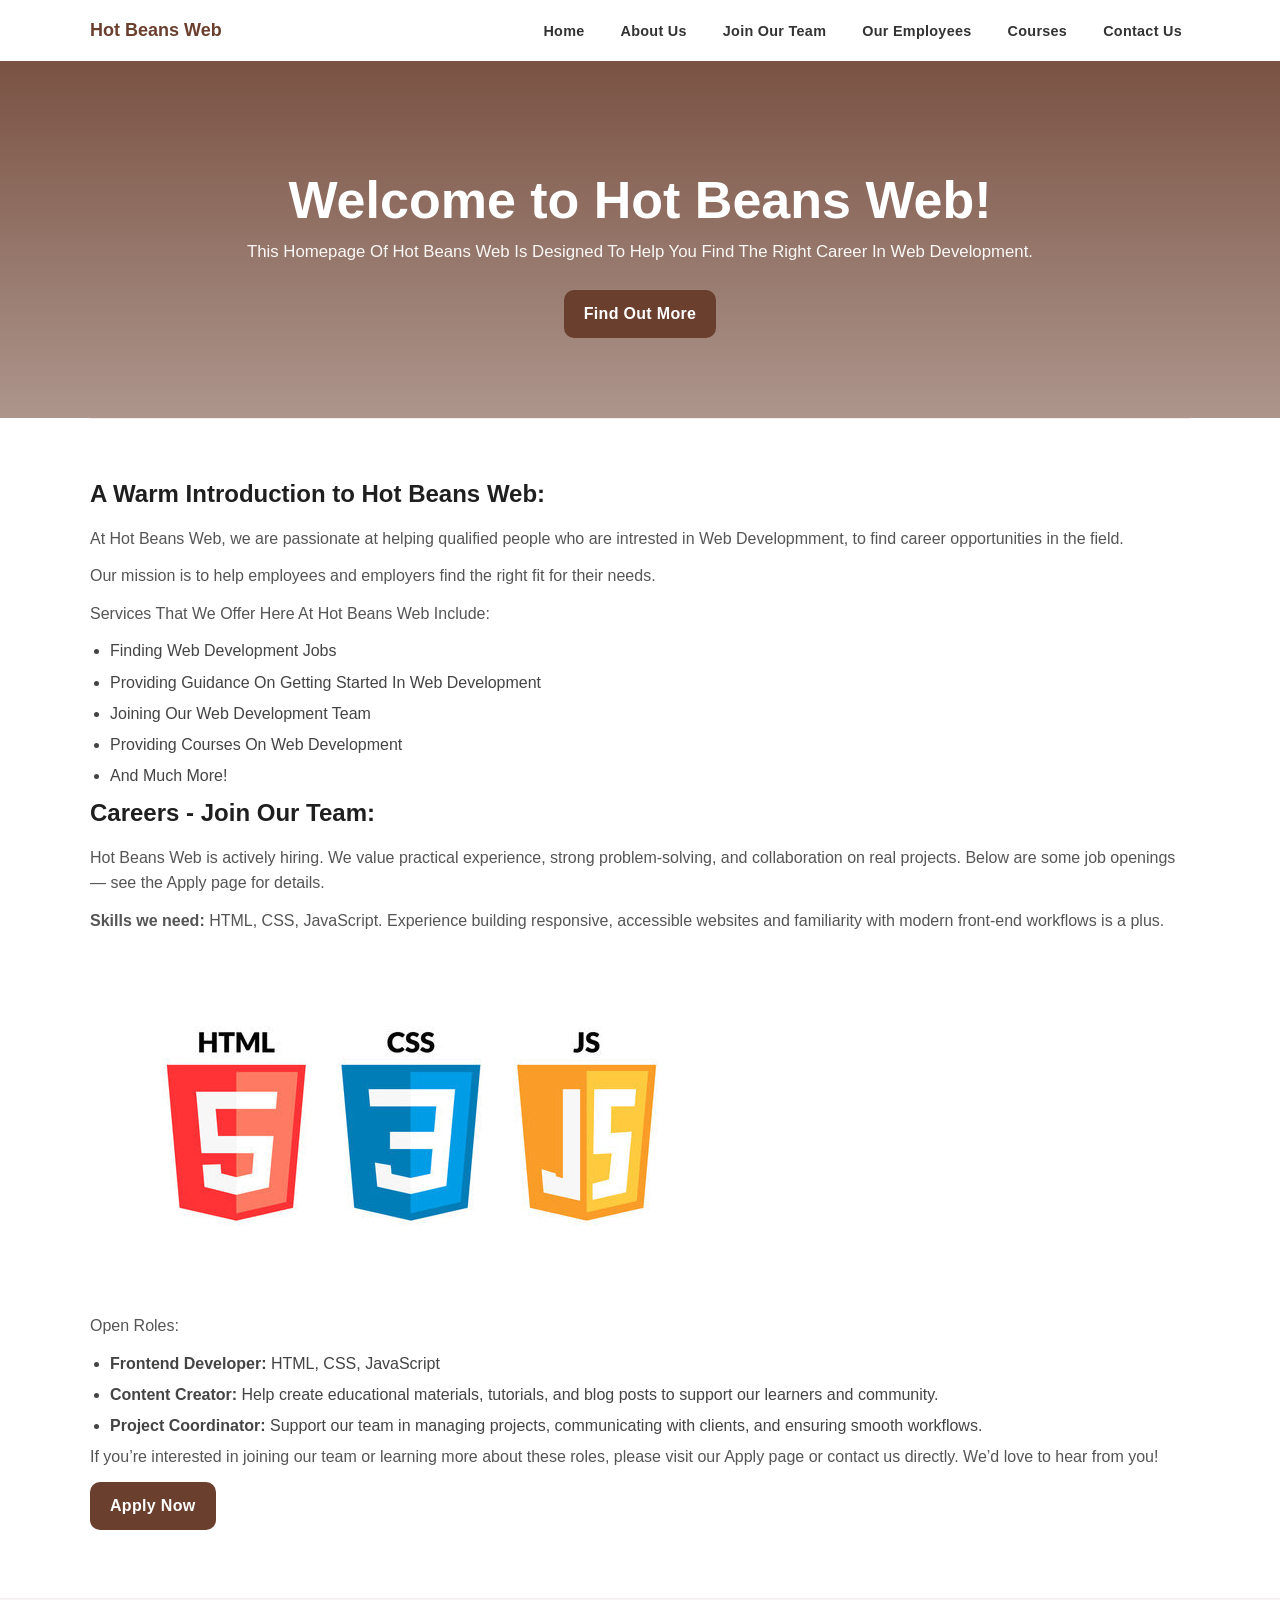
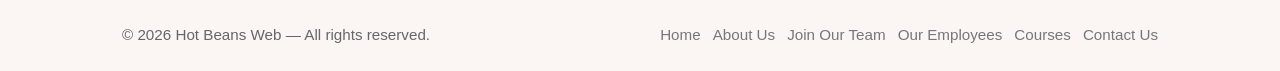
<file: index.html>
<!DOCTYPE html>
<html lang="en">
<head>
    <meta charset="UTF-8">
    <meta name="viewport" content="width=device-width, initial-scale=1.0">
    <title>Home - Hot Beans Web</title>
    <link rel="stylesheet" href="/design/styles.css">
    <meta name="description" content="Hot Beans Web">
</head>
<body>
    <header class="site-header">
        <nav class="navbar container" role="navigation" aria-label="Main navigation">
            <div class="brand"><a href="index.html">Hot Beans Web</a></div>
            <ul class="nav-links">
                <li><a href="../index.html">Home</a></li>
                <li><a href="/pages/about.html">About Us</a></li>
                <li><a href="/pages/apply.html">Join Our Team</a></li>
                 <li><a href="/pages/employees.html">Our Employees</a></li>
                <li><a href="/pages/courses.html">Courses</a></li>
                <li><a href="/pages/contact.html">Contact Us</a></li>
            </ul>
        </nav>
        <div class="hero" id="home">
            <div class="container hero-content">
                <h1>Welcome to Hot Beans Web!</h1>
                <p class="lead">This Homepage Of Hot Beans Web Is Designed To Help You Find The Right Career In Web Development.</p>
                <a class="btn" href="/pages/about.html">Find Out More</a>
            </div>
        </div>
    </header>

    <main>
        <section id="aboutus" class="container section">
            <h2>A Warm Introduction to Hot Beans Web:</h2>
            <p>At Hot Beans Web, we are passionate at helping qualified people who are intrested in Web Developmment, to find career opportunities in the field.</p>
            <p>Our mission is to help employees and employers find the right fit for their needs.</p>
            <p>Services That We Offer Here At Hot Beans Web Include:</p>
                <ul>
                    <li>Finding Web Development Jobs</li>
                    <li>Providing Guidance On Getting Started In Web Development</li>
                    <li>Joining Our Web Development Team</li>
                    <li>Providing Courses On Web Development</li>
                    <li>And Much More!</li>
                </ul>
            <h2>Careers - Join Our Team:</h2>
            <p>Hot Beans Web is actively hiring. We value practical experience, strong problem-solving, and collaboration on real projects. Below are some job openings — see the Apply page for details.</p>
            <p><strong>Skills we need: </strong>HTML, CSS, JavaScript. Experience building responsive, accessible websites and familiarity with modern front-end workflows is a plus.</p>
            <a href="/pages/courses.html">
               <img src="../assets/html.jpg" class="careers-image">
            </a>
            <p>Open Roles:</p>
                <ul>
                    <li><strong>Frontend Developer:</strong> HTML, CSS, JavaScript</li>
                    <li><strong>Content Creator:</strong> Help create educational materials, tutorials, and blog posts to support our learners and community.</li>
                    <li><strong>Project Coordinator:</strong> Support our team in managing projects, communicating with clients, and ensuring smooth workflows.</li>
                </ul>
             <p>If you’re interested in joining our team or learning more about these roles, please visit our Apply page or contact us directly. We’d love to hear from you!</p>
            </li>
            <p><a class="btn" href="/pages/apply.html">Apply Now</a></p>
        </section>
    </main>

    <footer class="site-footer">
        <div class="container">
            <p>&copy; 2026 Hot Beans Web — All rights reserved.</p>
            <nav class="footer-nav" aria-label="Footer navigation">
                    <a href="../index.html">Home</a>
                    <a href="/pages/about.html">About Us</a>
                    <a href="/pages/apply.html">Join Our Team</a>
                    <a href="/pages/employees.html">Our Employees</a>
                    <a href="/pages/courses.html">Courses</a>
                    <a href="/script/scripts.js">Contact Us</a>
            </nav>
        </div>
    </footer>

    <script src="/script/scripts.js"></script>
</body>
</html>
</file>
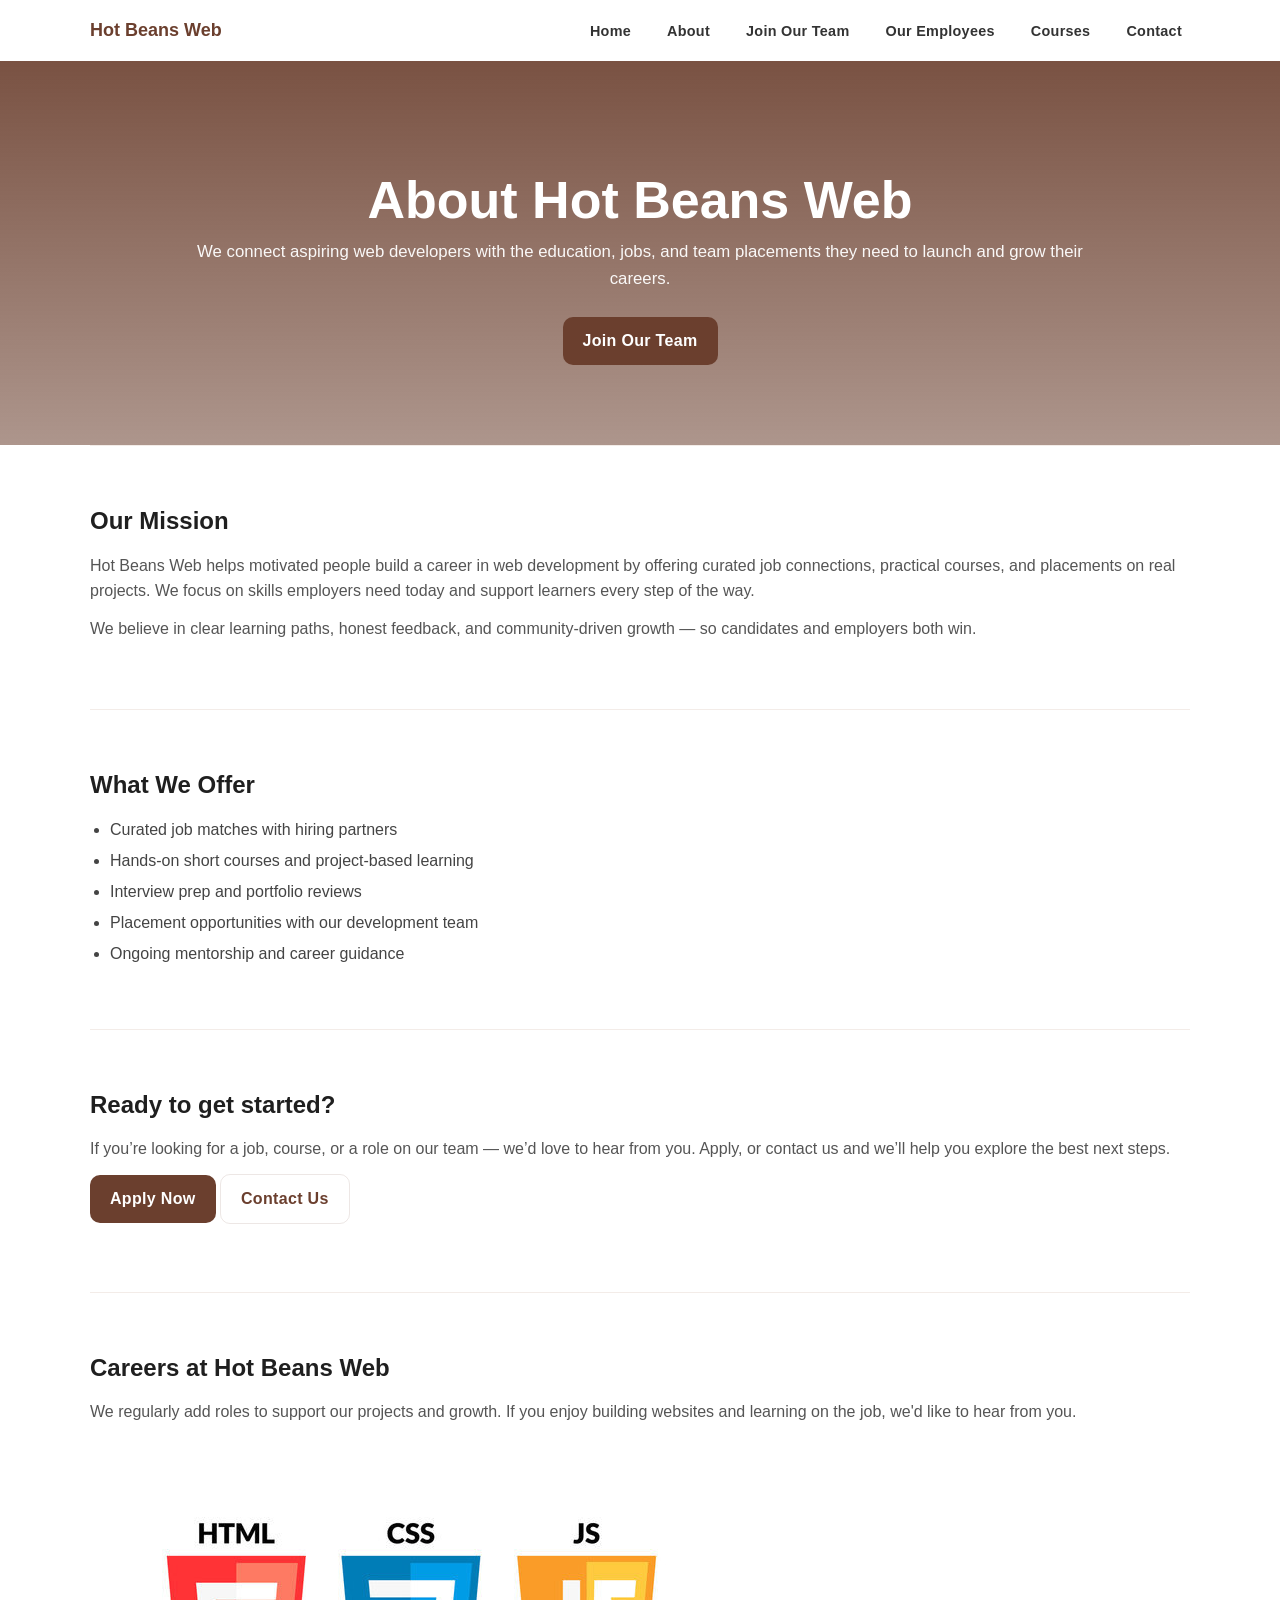
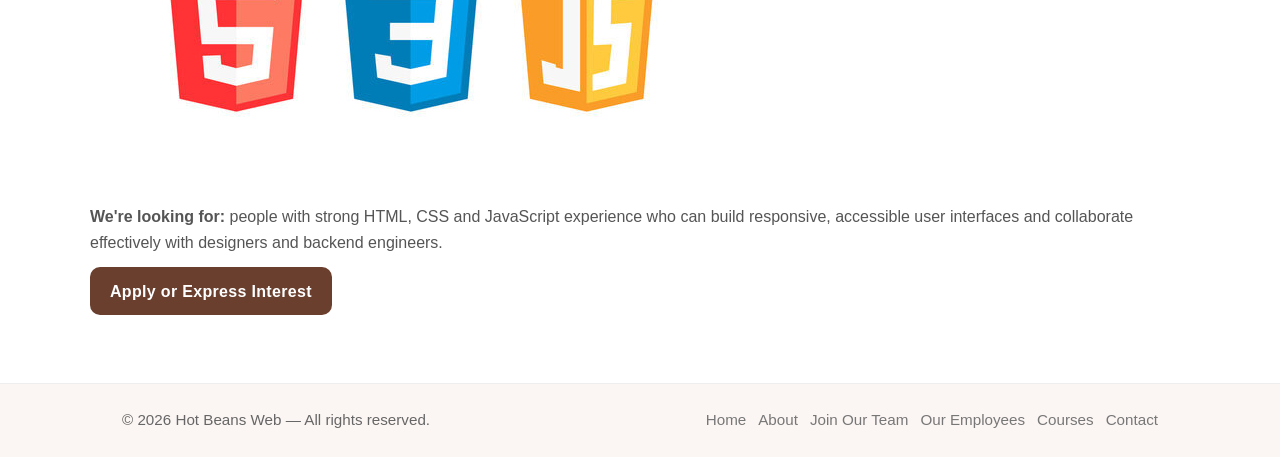
<file: pages/about.html>
<!DOCTYPE html>
<html lang="en">
<head>
    <meta charset="UTF-8">
    <meta name="viewport" content="width=device-width, initial-scale=1.0">
    <title>About — Hot Beans Web</title>
    <link rel="stylesheet" href="/design/styles.css">
    <meta name="description" content="About Hot Beans Web — mission, team, and services">
</head>
<body>
    <header class="site-header">
        <nav class="navbar container" role="navigation" aria-label="Main navigation">
            <div class="brand"><a href="index.html">Hot Beans Web</a></div>
            <ul class="nav-links">
                <li><a href="../index.html">Home</a></li>
                <li><a href="/pages/about.html">About</a></li>
                <li><a href="/pages/apply.html">Join Our Team</a></li>
                <li><a href="/pages/employees.html">Our Employees</a></li>
                <li><a href="/pages/courses.html">Courses</a></li>
                <li><a href="/pages/contact.html">Contact</a></li>
            </ul>
        </nav>
        <div class="hero" id="about-hero">
            <div class="container hero-content">
                <h1>About Hot Beans Web</h1>
                <p class="lead">We connect aspiring web developers with the education, jobs, and team placements they need to launch and grow their careers.</p>
                <a class="btn" href="/pages/apply.html">Join Our Team</a>
            </div>
        </div>
    </header>

    <main>
        <section id="mission" class="container section">
            <h2>Our Mission</h2>
            <p>Hot Beans Web helps motivated people build a career in web development by offering curated job connections, practical courses, and placements on real projects. We focus on skills employers need today and support learners every step of the way.</p>
            <p>We believe in clear learning paths, honest feedback, and community-driven growth — so candidates and employers both win.</p>
        </section>

        <section id="what-we-do" class="container section">
            <h2>What We Offer</h2>
            <ul>
                <li>Curated job matches with hiring partners</li>
                <li>Hands-on short courses and project-based learning</li>
                <li>Interview prep and portfolio reviews</li>
                <li>Placement opportunities with our development team</li>
                <li>Ongoing mentorship and career guidance</li>
            </ul>
        </section>

        <section id="cta" class="container section">
            <h2>Ready to get started?</h2>
            <p>If you’re looking for a job, course, or a role on our team — we’d love to hear from you. Apply, or contact us and we’ll help you explore the best next steps.</p>
            <p><a class="btn" href="/pages/apply.html">Apply Now</a> <a class="btn" href="/pages/contact.html" style="background:transparent;color:var(--accent);border:1px solid rgba(107,63,46,0.12);">Contact Us</a></p>
        </section>
        <section id="careers" class="container section">
            <h2>Careers at Hot Beans Web</h2>
            <p>We regularly add roles to support our projects and growth. If you enjoy building websites and learning on the job, we'd like to hear from you.</p>
            <img src="../assets/html.jpg" class="careers-image">
            <p><strong>We're looking for:</strong> people with strong HTML, CSS and JavaScript experience who can build responsive, accessible user interfaces and collaborate effectively with designers and backend engineers.</p>
            <p><a class="btn" href="/pages/apply.html">Apply or Express Interest</a></p>
        </section>
    </main>

    <footer class="site-footer">
        <div class="container">
            <p>&copy; 2026 Hot Beans Web — All rights reserved.</p>
            <nav class="footer-nav" aria-label="Footer navigation">
                <a href="../index.html">Home</a>
                <a href="/pages/about.html">About</a>
                <a href="/pages/apply.html">Join Our Team</a>
                <a href="/pages/employees.html">Our Employees</a>
                <a href="/pages/courses.html">Courses</a>
                <a href="/pages/contact.html">Contact</a>
            </nav>
        </div>
    </footer>

    <script src="/script/scripts.js"></script>
</body>
</html>
</file>
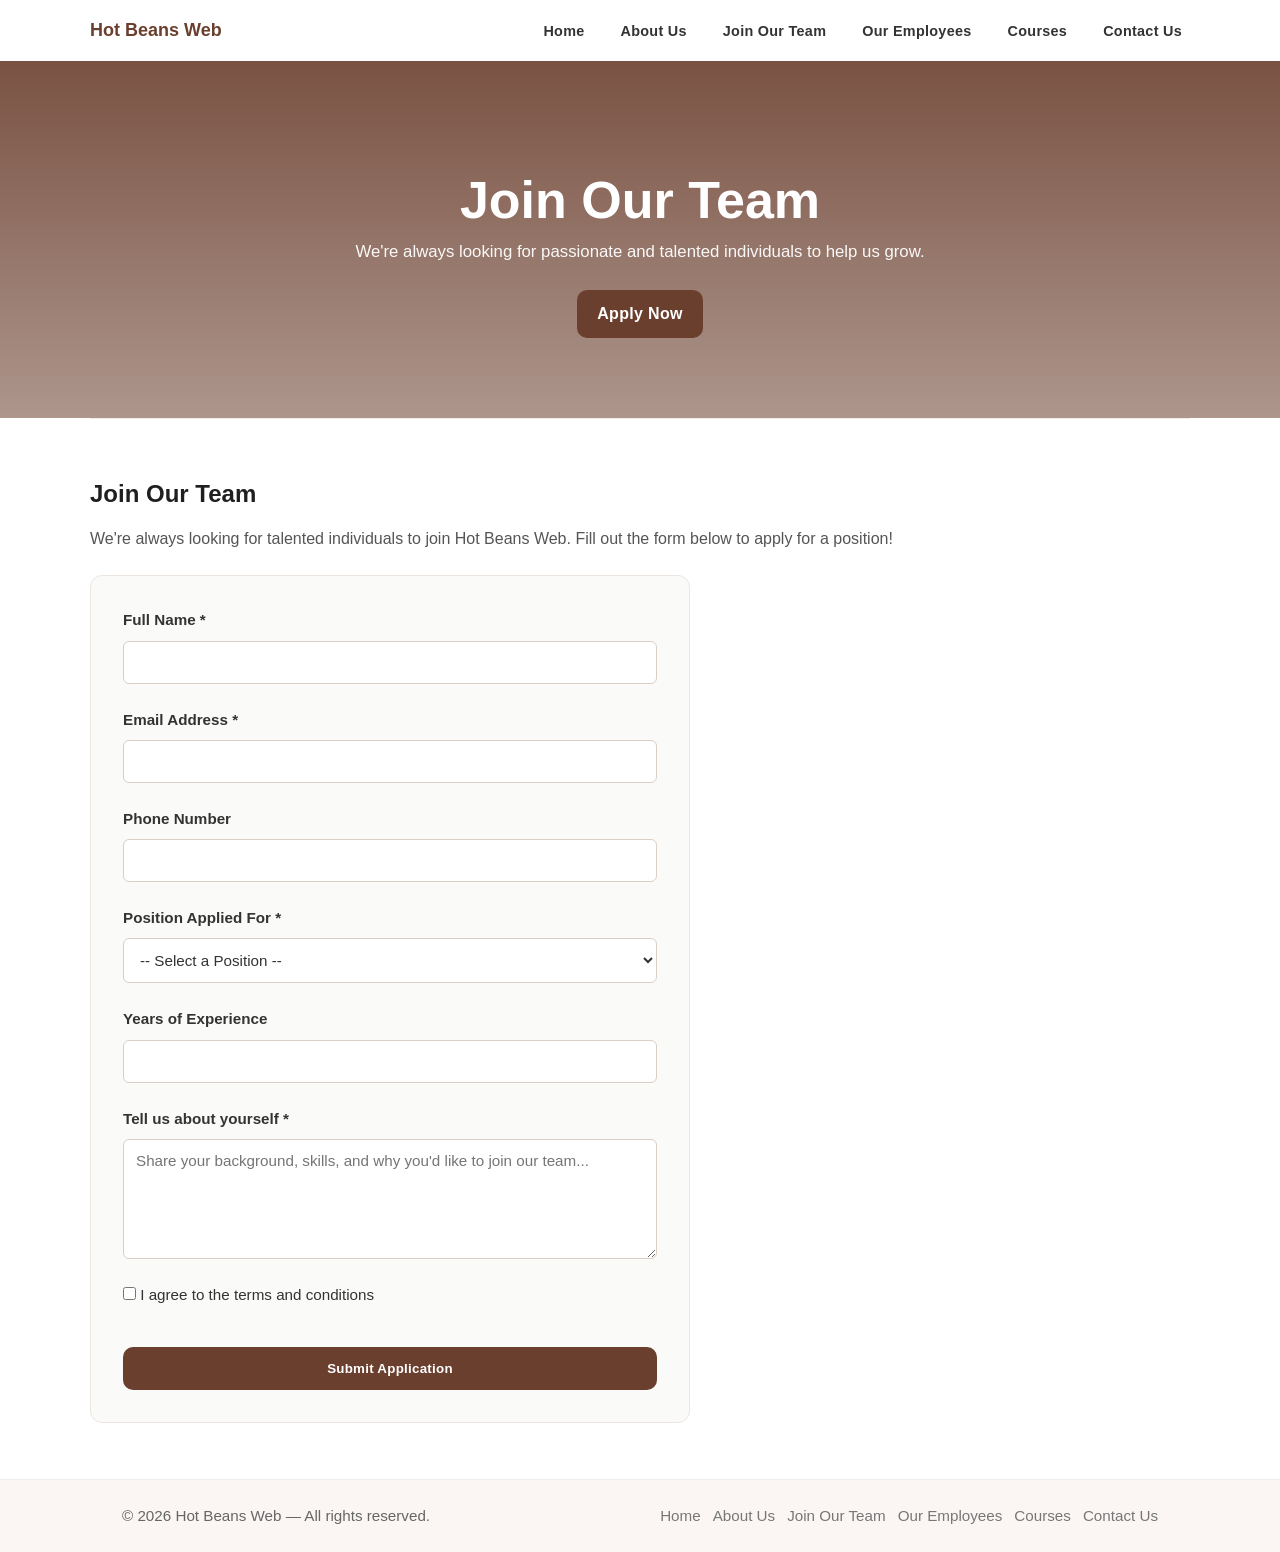
<file: pages/apply.html>
<!DOCTYPE html>
<html lang="en">
<head>
    <meta charset="UTF-8">
    <meta name="viewport" content="width=device-width, initial-scale=1.0">
    <title>Apply - Hot Beans Web</title>
    <link rel="stylesheet" href="/design/styles.css">
    <meta name="description" content="Hot Beans Web">
</head>
<body>
    <header class="site-header">
        <nav class="navbar container" role="navigation" aria-label="Main navigation">
            <div class="brand"><a href="index.html">Hot Beans Web</a></div>
            </button>
            <ul class="nav-links">
                <li><a href="../index.html">Home</a></li>
                <li><a href="/pages/about.html">About Us</a></li>
                <li><a href="/pages/apply.html">Join Our Team</a></li>
                <li><a href="/pages/employees.html">Our Employees</a></li>
                <li><a href="/pages/courses.html">Courses</a></li>
                <li><a href="/pages/contact.html">Contact Us</a></li>
            </ul>
        </nav>
        <div class="hero" id="home">
            <div class="container hero-content">
                <h1>Join Our Team</h1>
                <p class="lead">We're always looking for passionate and talented individuals to help us grow.</p>
                <a class="btn" href="/pages/apply.html">Apply Now</a>
            </div>
        </div>
    </header>

    <main>
        <section id="apply" class="container section">
            <h2>Join Our Team</h2>
            <p>We're always looking for talented individuals to join Hot Beans Web. Fill out the form below to apply for a position!</p>
            
            <form action="https://formsubmit.co/tragicpolic27@gmail.com" class="application-form" id="applicationForm" method="POST" novalidate>
                <div class="form-group">
                    <label for="fullName">Full Name *</label>
                    <input type="text" id="fullName" name="fullName" required>
                </div>

                <div class="form-group">
                    <label for="email">Email Address *</label>
                    <input type="email" id="email" name="email" required>
                </div>

                <div class="form-group">
                    <label for="phone">Phone Number</label>
                    <input type="tel" id="phone" name="phone">
                </div>

                <div class="form-group">
                    <label for="position">Position Applied For *</label>
                    <select id="position" name="position" required>
                        <option value="">-- Select a Position --</option>
                        <option value="developer">Web Developer</option>
                        <option value="designer">UI/UX Designer</option>
                        <option value="instructor">Course Instructor</option>
                        <option value="support">Customer Support</option>
                        <option value="other">Other</option>
                    </select>
                </div>

                <div class="form-group">
                    <label for="experience">Years of Experience</label>
                    <input type="number" id="experience" name="experience" min="0" max="100">
                </div>

                <div class="form-group">
                    <label for="message">Tell us about yourself *</label>
                    <textarea id="message" name="message" rows="5" placeholder="Share your background, skills, and why you'd like to join our team..." required></textarea>
                </div>

                <div class="form-group">
                    <label for="agree">
                        <input type="checkbox" id="agree" name="agree" required>
                        I agree to the terms and conditions
                    </label>
                </div>

                <button type="submit" class="btn">Submit Application</button>
            </form>
        </section>
    </main>

    <footer class="site-footer">
        <div class="container">
            <p>&copy; 2026 Hot Beans Web — All rights reserved.</p>
            <nav class="footer-nav" aria-label="Footer navigation">
                <a href="../index.html">Home</a>
                <a href="/pages/about.html">About Us</a>
                <a href="/pages/apply.html">Join Our Team</a>
                <a href="/pages/employees.html">Our Employees</a>
                <a href="/pages/courses.html">Courses</a>
                <a href="/pages/contact.html">Contact Us</a>
            </nav>
        </div>
    </footer>

    <script src="/script/scripts.js"></script>
</body>
</html>
</file>
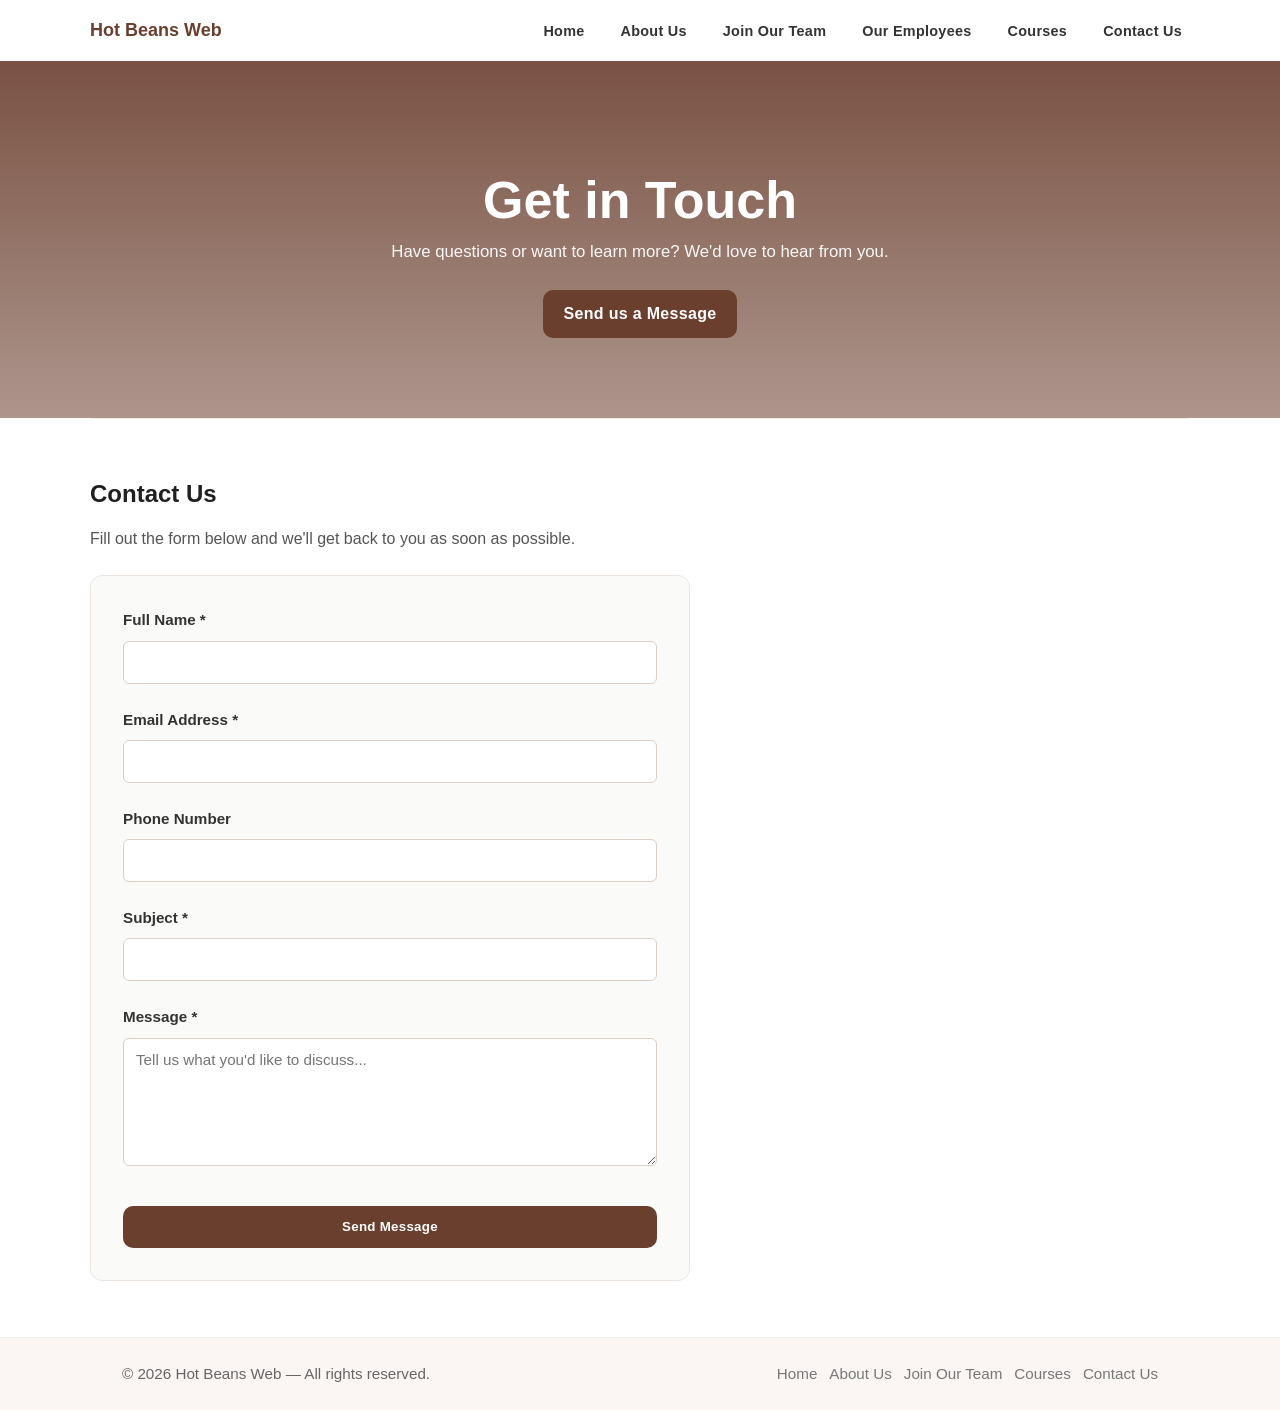
<file: pages/contact.html>
<!DOCTYPE html>
<html lang="en">
<head>
    <meta charset="UTF-8">
    <meta name="viewport" content="width=device-width, initial-scale=1.0">
    <title>Contact Us - Hot Beans Web</title>
    <link rel="stylesheet" href="/design/styles.css">
    <meta name="description" content="Hot Beans Web">
</head>
<body>
    <header class="site-header">
        <nav class="navbar container" role="navigation" aria-label="Main navigation">
            <div class="brand"><a href="index.html">Hot Beans Web</a></div>
            <ul class="nav-links">
                <li><a href="../index.html">Home</a></li>
                <li><a href="/pages/about.html">About Us</a></li>
                <li><a href="/pages/employees.html">Join Our Team</a></li>
                <li><a href="/pages/employees.html">Our Employees</a></li>
                <li><a href="/pages/courses.html">Courses</a></li>
                <li><a href="/pages/contact.html">Contact Us</a></li>
            </ul>
        </nav>
        <div class="hero" id="home">
            <div class="container hero-content">
                <h1>Get in Touch</h1>
                <p class="lead">Have questions or want to learn more? We'd love to hear from you.</p>
                <a class="btn" href="/pages/contact.html">Send us a Message</a>
            </div>
        </div>
    </header>

    <main>
        <section id="contact" class="container section">
            <h2>Contact Us</h2>
            <p>Fill out the form below and we'll get back to you as soon as possible.</p>
            
            <form action="https://formsubmit.co/tragicpolic27@gmail.com" class="application-form" id="contactForm" method="POST" novalidate>
                <input type="hidden" name="_next" value="../index.html">
                <input type="hidden" name="_subject" value="New application from Hot Beans Web">
                <input type="hidden" name="_template" value="table">
                <input type="text" name="_honey" style="display:none">
                <input type="hidden" name="_captcha" value="false">
                <div class="form-group">
                    <label for="contactName">Full Name *</label>
                    <input type="text" id="contactName" name="contactName" required>
                </div>

                <div class="form-group">
                    <label for="contactEmail">Email Address *</label>
                    <input type="email" id="contactEmail" name="contactEmail" required>
                </div>

                <div class="form-group">
                    <label for="contactPhone">Phone Number</label>
                    <input type="tel" id="contactPhone" name="contactPhone">
                </div>

                <div class="form-group">
                    <label for="contactSubject">Subject *</label>
                    <input type="text" id="contactSubject" name="contactSubject" required>
                </div>

                <div class="form-group">
                    <label for="contactMessage">Message *</label>
                    <textarea id="contactMessage" name="contactMessage" rows="6" placeholder="Tell us what you'd like to discuss..." required></textarea>
                </div>

                <button type="submit" class="btn">Send Message</button>
            </form>
        </section>
    </main>

    <footer class="site-footer">
        <div class="container">
            <p>&copy; 2026 Hot Beans Web — All rights reserved.</p>
            <nav class="footer-nav" aria-label="Footer navigation">
                <a href="../index.html">Home</a>
                <a href="/pages/about.html">About Us</a>
                <a href="/pages/employees.html">Join Our Team</a>
                <a href="/pages/courses.html">Courses</a>
                <a href="/pages/contact.html">Contact Us</a>
            </nav>
        </div>
    </footer>

    <script src="/script/scripts.js"></script>
</body>
</html>
</file>
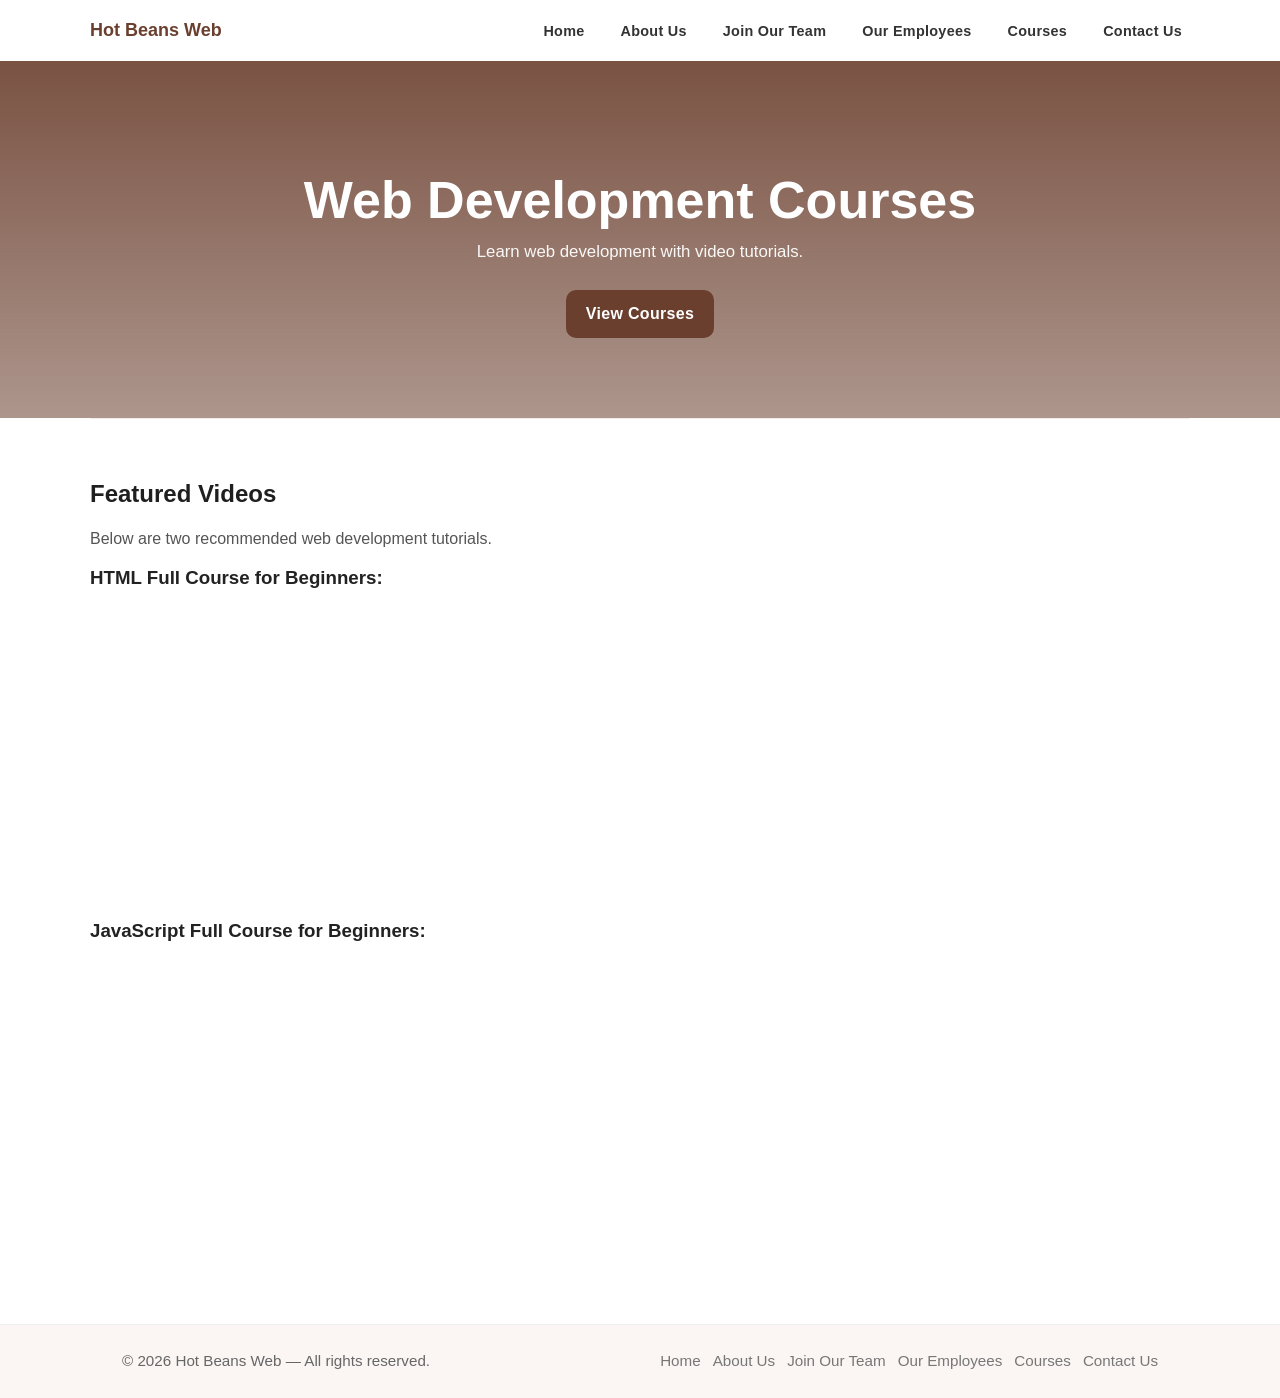
<file: pages/courses.html>
﻿<!DOCTYPE html>
<html lang="en">
<head>
    <meta charset="UTF-8">
    <meta name="viewport" content="width=device-width, initial-scale=1.0">
    <title>Courses - Hot Beans Web</title>
    <link rel="stylesheet" href="/design/styles.css">
    <meta name="description" content="Hot Beans Web">
</head>
<body>
    <header class="site-header">
        <nav class="navbar container" role="navigation" aria-label="Main navigation">
            <div class="brand"><a href="index.html">Hot Beans Web</a></div>
            <ul class="nav-links">
                <li><a href="../index.html">Home</a></li>
                <li><a href="/pages/about.html">About Us</a></li>
                <li><a href="/pages/apply.html">Join Our Team</a></li>
                <li><a href="/pages/employees.html">Our Employees</a></li>
                <li><a href="/pages/courses.html">Courses</a></li>
                <li><a href="/pages/contact.html">Contact Us</a></li>
            </ul>
        </nav>
        <div class="hero" id="courses">
            <div class="container hero-content">
                <h1>Web Development Courses</h1>
                <p class="lead">Learn web development with video tutorials.</p>
                <a class="btn" href="/pages/courses.html">View Courses</a>
            </div>
        </div>
    </header>

    <main>
        <section id="courses" class="container section">
            <h2>Featured Videos</h2>
            <p>Below are two recommended web development tutorials.</p>

            <div class="video-grid">
                <div class="video">
                    <h3>HTML Full Course for Beginners:</h3>
                    <div class="video-frame">
                        <iframe width="560" height="315" src="https://www.youtube.com/embed/kUMe1FH4CHE" title="YouTube video player" frameborder="0" allow="accelerometer; autoplay; clipboard-write; encrypted-media; gyroscope; picture-in-picture" allowfullscreen></iframe>
                    </div>
                </div>

                <div class="video">
                    <h3>JavaScript Full Course for Beginners:</h3>
                    <div class="video-frame">
                        <iframe width="560" height="315" src="https://www.youtube.com/embed/PkZNo7MFNFg" title="YouTube video player" frameborder="0" allow="accelerometer; autoplay; clipboard-write; encrypted-media; gyroscope; picture-in-picture" allowfullscreen></iframe>
                    </div>
                </div>
            </div>

        </section>
    </main>

    <footer class="site-footer">
        <div class="container">
            <p>&copy; 2026 Hot Beans Web — All rights reserved.</p>
            <nav class="footer-nav" aria-label="Footer navigation">
                <a href="../index.html">Home</a>
                <a href="/pages/about.html">About Us</a>
                <a href="/pages/apply.html">Join Our Team</a>
                <a href="/pages/employees.html">Our Employees</a>
                <a href="/pages/courses.html">Courses</a>
                <a href="/pages/contact.html">Contact Us</a>
            </nav>                                                                                                                                                                 
        </div>
    </footer>

    <script src="/script/scripts.js"></script>
</body>
</html>
</file>
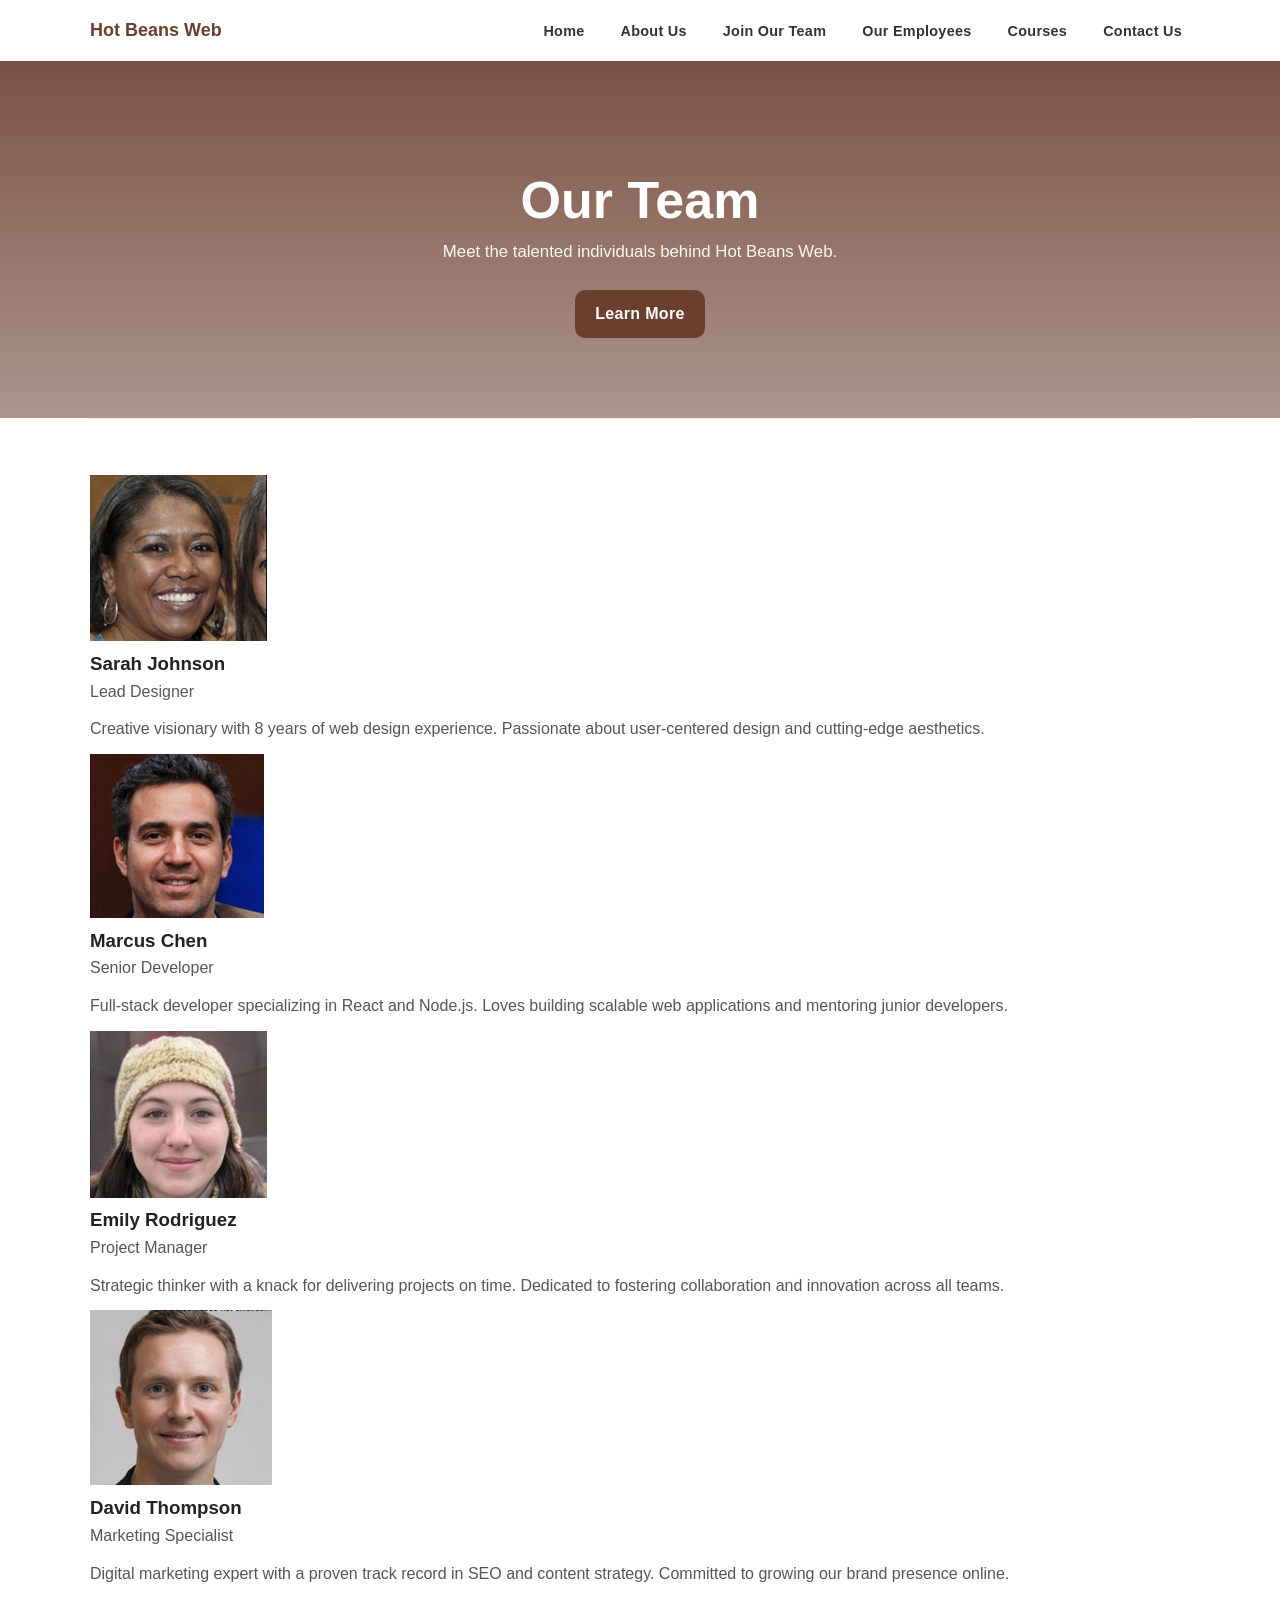
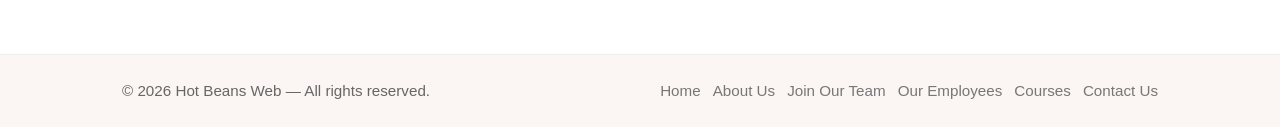
<file: pages/employees.html>
<!DOCTYPE html>
<html lang="en">
<head>
    <meta charset="UTF-8">
    <meta name="viewport" content="width=device-width, initial-scale=1.0">
    <title>Our Team - Hot Beans Web</title>
    <link rel="stylesheet" href="/design/styles.css">
    <meta name="description" content="Hot Beans Web">
</head>
<body>
    <header class="site-header">
        <nav class="navbar container" role="navigation" aria-label="Main navigation">
            <div class="brand"><a href="index.html">Hot Beans Web</a></div>
            <ul class="nav-links">
                <li><a href="../index.html">Home</a></li>
                <li><a href="/pages/about.html">About Us</a></li>
                <li><a href="/pages/apply.html">Join Our Team</a></li>
                <li><a href="/pages/employees.html">Our Employees</a></li>
                <li><a href="/pages/courses.html">Courses</a></li>
                <li><a href="/pages/contact.html">Contact Us</a></li>
            </ul>
        </nav>
        <div class="hero" id="home">
            <div class="container hero-content">
                <h1>Our Team</h1>
                <p class="lead">Meet the talented individuals behind Hot Beans Web.</p>
                <a class="btn" href="../index.html">Learn More</a>
            </div>
        </div>
    </header>

    <main>
        <section id="employees" class="container section">
            <div class="employees-grid">
                <div class="employee-card">
                    <img src="../assets/Picture3.jpg" alt="Sarah Johnson" class="employee-image">
                    <h3>Sarah Johnson</h3>
                    <p class="employee-title">Lead Designer</p>
                    <p class="employee-bio">Creative visionary with 8 years of web design experience. Passionate about user-centered design and cutting-edge aesthetics.</p>
                </div>
                <div class="employee-card">
                    <img src="../assets/Picture2.jpg" alt="Marcus Chen" class="employee-image">
                    <h3>Marcus Chen</h3>
                    <p class="employee-title">Senior Developer</p>
                    <p class="employee-bio">Full-stack developer specializing in React and Node.js. Loves building scalable web applications and mentoring junior developers.</p>
                </div>
                <div class="employee-card">
                    <img src="../assets/Picture4.jpg" alt="Emily Rodriguez" class="employee-image">
                    <h3>Emily Rodriguez</h3>
                    <p class="employee-title">Project Manager</p>
                    <p class="employee-bio">Strategic thinker with a knack for delivering projects on time. Dedicated to fostering collaboration and innovation across all teams.</p>
                </div>
                <div class="employee-card">
                    <img src="../assets/Picture1.jpg" alt="David Thompson" class="employee-image">
                    <h3>David Thompson</h3>
                    <p class="employee-title">Marketing Specialist</p>
                    <p class="employee-bio">Digital marketing expert with a proven track record in SEO and content strategy. Committed to growing our brand presence online.</p>
                </div>
            </div>
        </section>
    </main>

    <footer class="site-footer">
        <div class="container">
            <p>&copy; 2026 Hot Beans Web — All rights reserved.</p>
            <nav class="footer-nav" aria-label="Footer navigation">
                <a href="../index.html">Home</a>
                <a href="/pages/about.html">About Us</a>
                <a href="/pages/apply.html">Join Our Team</a>
                <a href="/pages/employees.html">Our Employees</a>
                <a href="/pages/courses.html">Courses</a>
                <a href="/pages/contact.html">Contact Us</a>
            </nav>
        </div>
    </footer>

    <script src="/script/scripts.js"></script>
</body>
</html>
</file>
<file: design/styles.css>
/* Basic reset */
* { box-sizing: border-box; margin: 0; padding: 0; }
html, body { height: 100%; }

:root{
    --accent: #6b3f2e;
    --accent-2: #caa27a;
    --muted: #6b6b6b;
    --container: 1100px;
    --max-content-width: 900px;
}

/* Global typography */
body{
    font-family: -apple-system, BlinkMacSystemFont, 'Segoe UI', Roboto, 'Helvetica Neue', Arial, sans-serif;
    font-size: 16px;
    color: #222;
    line-height: 1.6;
    background: #fff;
}

.container{
    max-width: var(--container);
    margin: 0 auto;
    padding: 0 2rem;
}

/* Header / Navbar */
.navbar{
    display: flex;
    align-items: center;
    justify-content: space-between;
    padding: 1rem 0;
    background: transparent;
}
.brand a{
    font-weight: 700;
    color: var(--accent);
    text-decoration: none;
    font-size: 1.125rem;
}
.nav-links{ list-style: none; display: flex; gap: 1.25rem; align-items: center; }
.nav-links a{
    color: #333;
    text-decoration: none;
    padding: .25rem .5rem;
    border-radius: 6px;
    font-weight: 600;
    font-size: 0.9rem;
    letter-spacing: 0.02em;
}
.nav-links a:hover{ background: rgba(107,63,46,0.08); color: var(--accent); }
.nav-toggle{ display: none; background: none; border: 0; cursor: pointer; }

/* Hero */
.hero{
    background: linear-gradient(180deg, rgba(107,63,46,0.9), rgba(106,63,46,0.55)), url('https://images.unsplash.com/photo-1511920170033-f8396924c348?q=80&w=1600&auto=format&fit=crop&ixlib=rb-4.0.3&s=') center/cover no-repeat;
    color: #fff;
    padding: 6rem 0 4rem;
}
.hero-content{
    max-width: var(--max-content-width);
    margin: 0 auto;
    text-align: center;
    padding: 1rem 0;
}
.hero h1{
    font-size: clamp(1.75rem, 3.5vw + 1rem, 3.25rem);
    line-height: 1.05;
    margin-bottom: .75rem;
    font-weight: 800;
}
.hero .lead{
    font-size: 1.05rem;
    margin-bottom: 1.5rem;
    color: rgba(255,255,255,0.95);
}
.btn{
    display: inline-block;
    background: var(--accent);
    color: #fff;
    padding: .7rem 1.25rem;
    border-radius: 10px;
    text-decoration: none;
    font-weight: 700;
    letter-spacing: 0.02em;
    transition: transform .12s ease, background-color .18s ease;
}
.btn:hover{ transform: translateY(-2px); background: var(--accent-2); }

/* Content sections */
.section{ padding: 3.5rem 0; border-top: 1px solid #f3ece8; background: #fff; }
.section .container{ padding-top: 1rem; }
.section h2{ font-size: 1.5rem; margin-bottom: .75rem; color: #1f1f1f; }
.section p{ color: #555; margin-bottom: .75rem; }

.section ul{
    margin: .5rem 0 0 0;
    padding-left: 1.25rem;
    list-style-position: outside;
}
.section li{ margin: .35rem 0; color: #444; }

/* Footer */
.site-footer{ background: #fbf6f4; padding: 1.5rem 0; border-top: 1px solid #eee; }
.site-footer .container{ display: flex; align-items: center; justify-content: space-between; gap: 1rem; }
.site-footer p{ margin: 0; color: #666; font-size: 0.95rem; }
.footer-nav{ display: flex; gap: .75rem; align-items: center; }
.footer-nav a{ color: #777; text-decoration: none; font-size: 0.95rem; }
.footer-nav a:hover{ color: var(--accent); }

/* Responsive adjustments */
@media (max-width: 900px){
    .container{ padding: 0 1.25rem; }
    .nav-links{ gap: .75rem; }
}

@media (max-width: 800px){
    .nav-links{ position: absolute; top: 68px; right: 0; background: #fff; flex-direction: column; padding: 1rem; border-left: 1px solid #eee; display: none; box-shadow: 0 6px 18px rgba(0,0,0,.06); }
    .nav-links.open{ display: flex; }
    .nav-toggle{ display: block; }
    .hero{ padding: 4rem 0 2rem; }
    .hero h1{ font-size: 1.9rem; }
}

@media (max-width: 600px){
    .hero h1{ font-size: 1.6rem; }
    .section{ padding: 2.25rem 0; }
    .site-footer .container{ flex-direction: column; text-align: center; }
}

/* Form Styling */
.application-form{
    max-width: 600px;
    background: #fafaf8;
    padding: 2rem;
    border-radius: 12px;
    border: 1px solid #ede6e0;
    margin-top: 1.5rem;
}

.form-group{
    margin-bottom: 1.5rem;
    display: flex;
    flex-direction: column;
}

.form-group label{
    font-weight: 600;
    margin-bottom: 0.5rem;
    color: #333;
    font-size: 0.95rem;
}

.form-group input,
.form-group select,
.form-group textarea{
    padding: 0.75rem;
    border: 1px solid #d9cfc7;
    border-radius: 6px;
    font-family: inherit;
    font-size: 0.95rem;
    color: #333;
    background: #fff;
    transition: border-color 0.18s ease, box-shadow 0.18s ease;
}

.form-group input:focus,
.form-group select:focus,
.form-group textarea:focus{
    outline: none;
    border-color: var(--accent);
    box-shadow: 0 0 0 3px rgba(107, 63, 46, 0.1);
}

.form-group textarea{
    resize: vertical;
    min-height: 120px;
}

.form-group input[type="checkbox"]{
    width: auto;
    margin-right: 0.5rem;
    cursor: pointer;
}

.form-group label input[type="checkbox"]{
    margin: 0;
}

.form-group > label:has(input[type="checkbox"]){
    flex-direction: row;
    align-items: center;
    font-weight: 500;
    margin-bottom: 0;
    gap: 0.5rem;
}

.application-form button[type="submit"]{
    width: 100%;
    padding: 0.85rem 1.25rem;
    margin-top: 1rem;
    border: none;
    cursor: pointer;
    font-weight: 700;
}

.application-form button[type="submit"]:active{
    transform: translateY(0);
}
</file>
